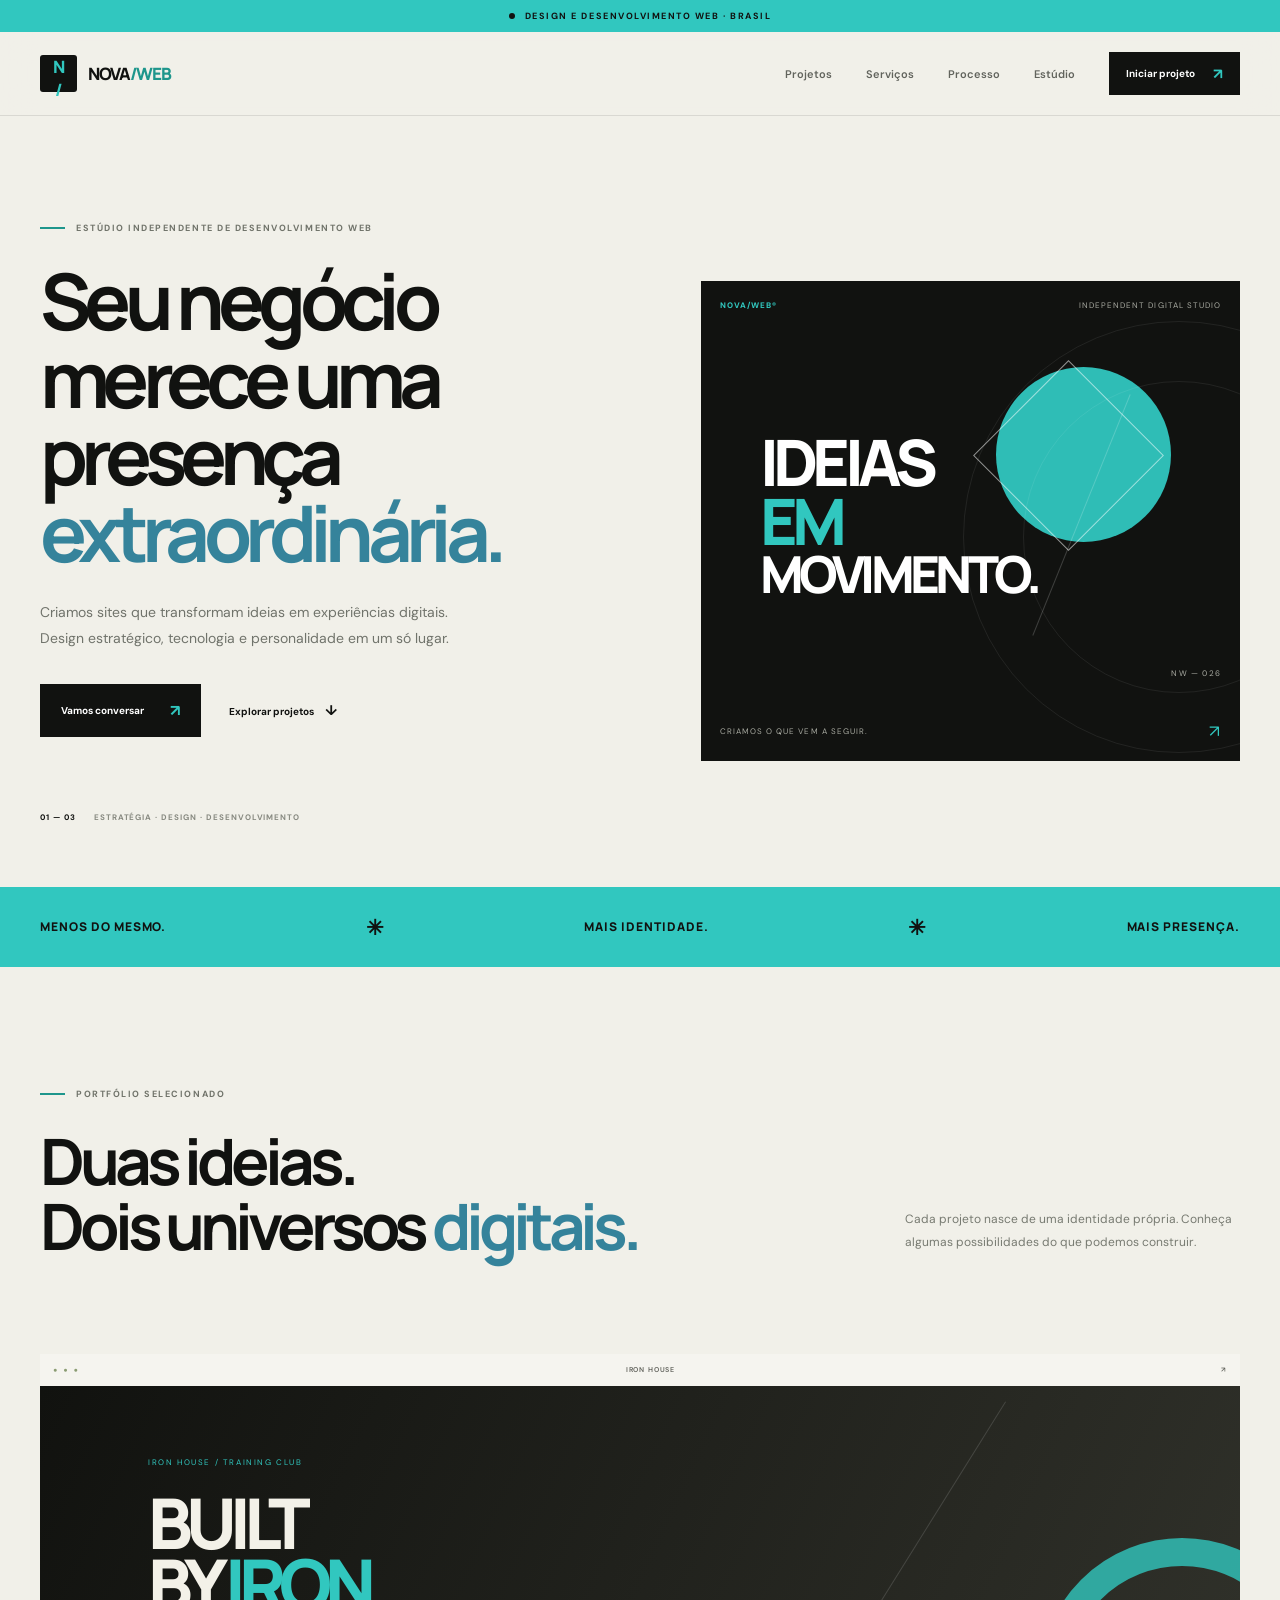
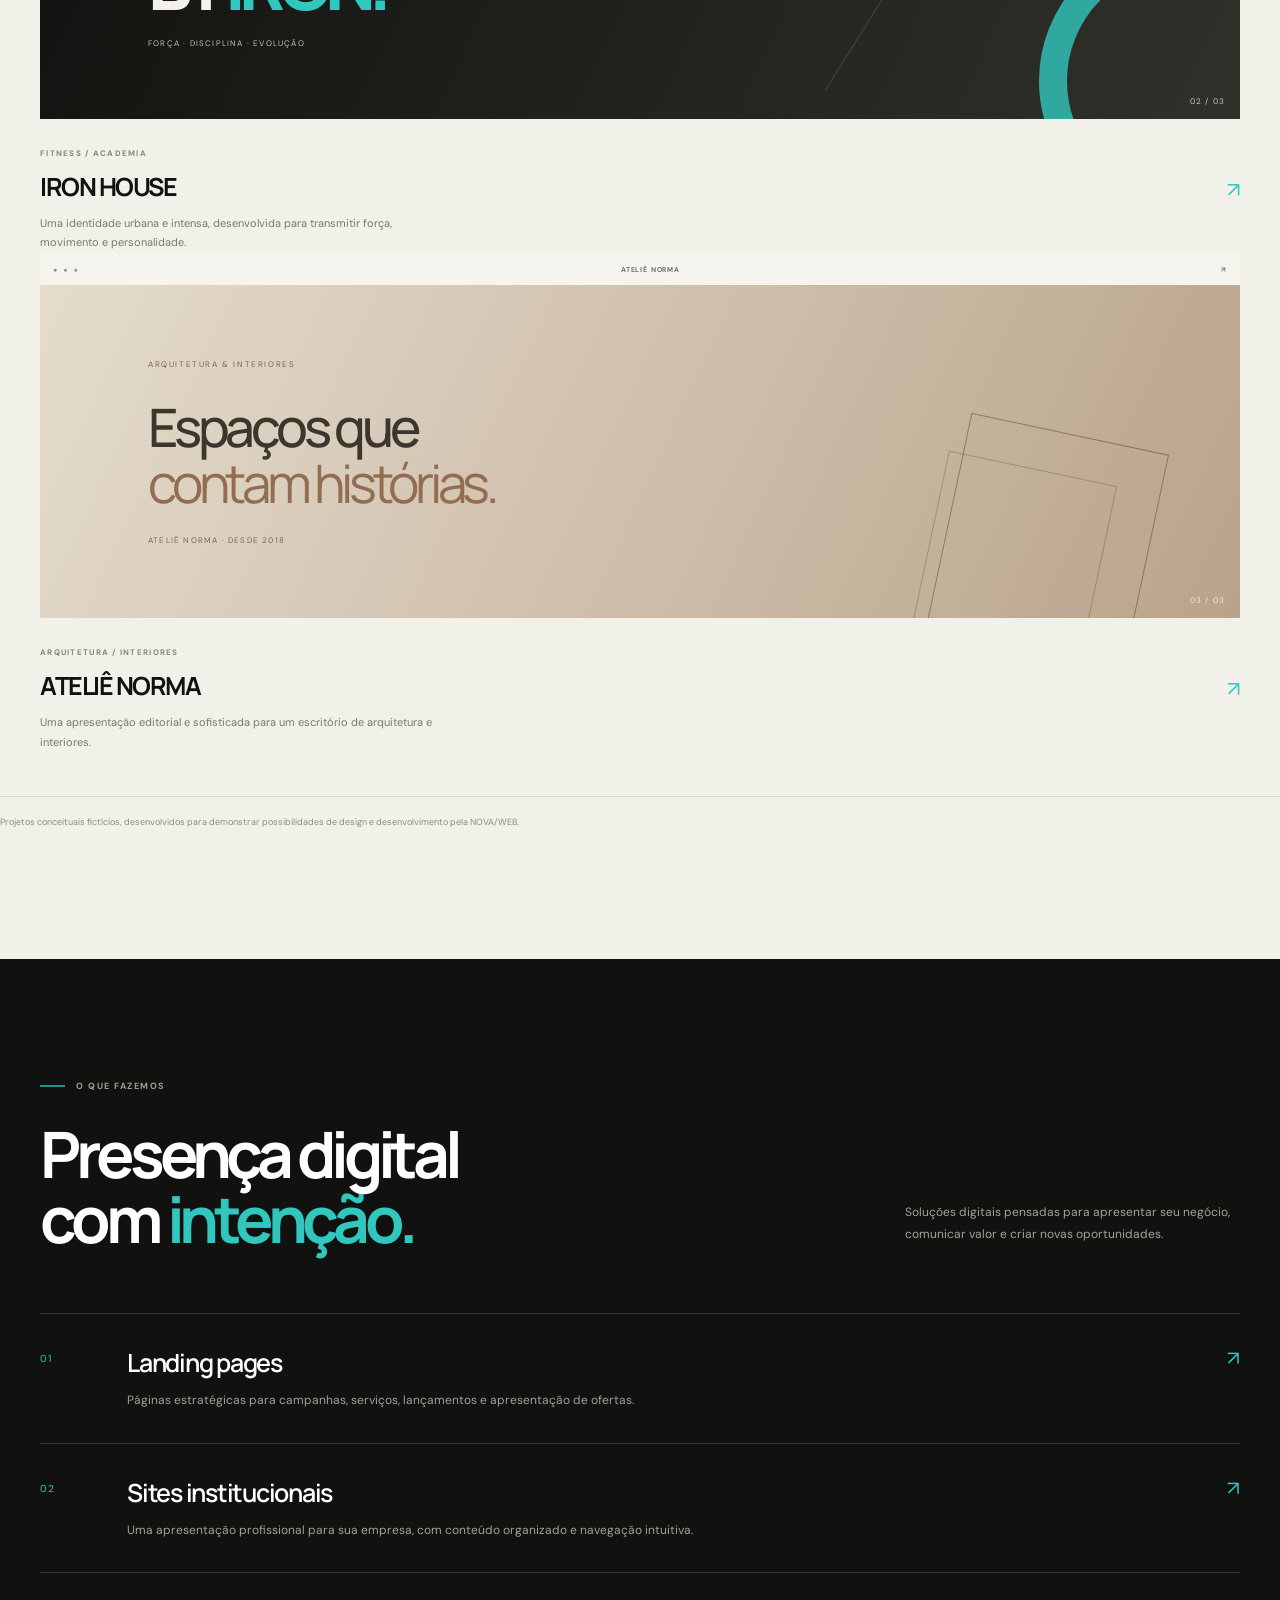
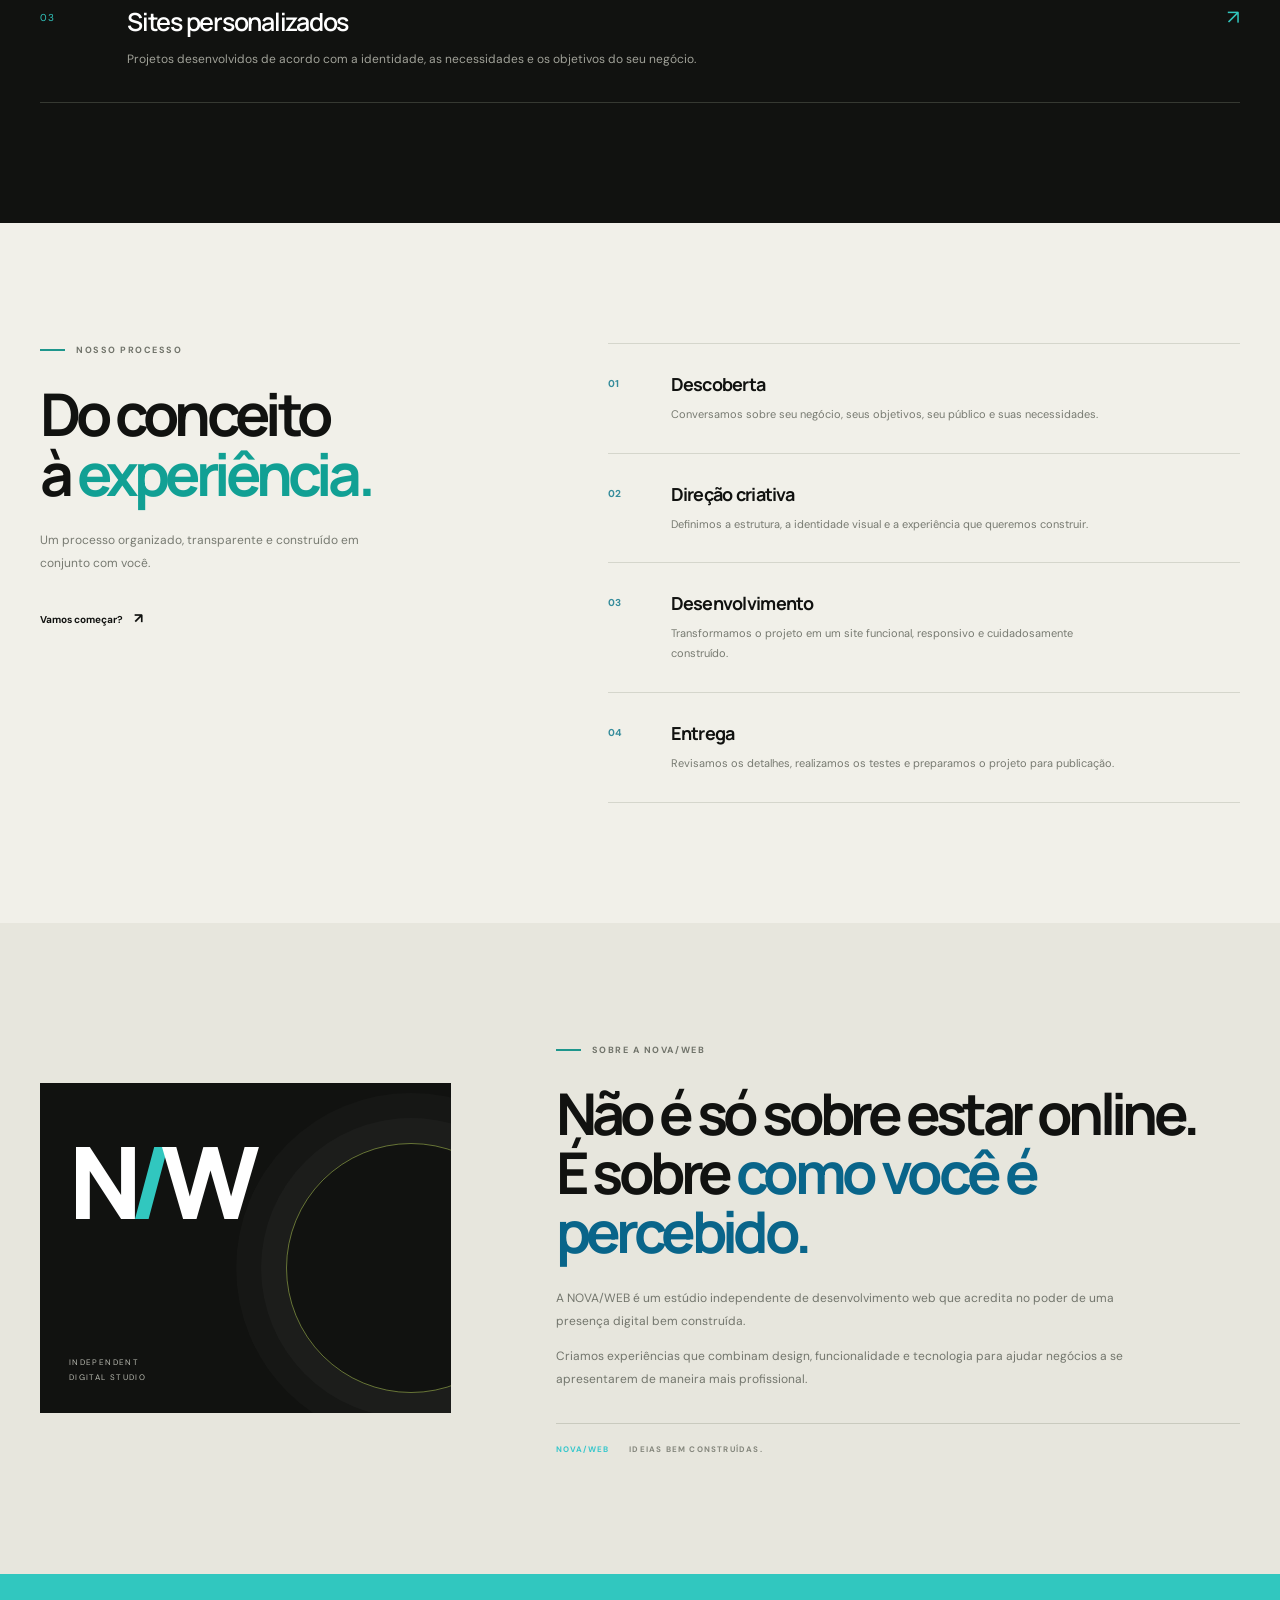
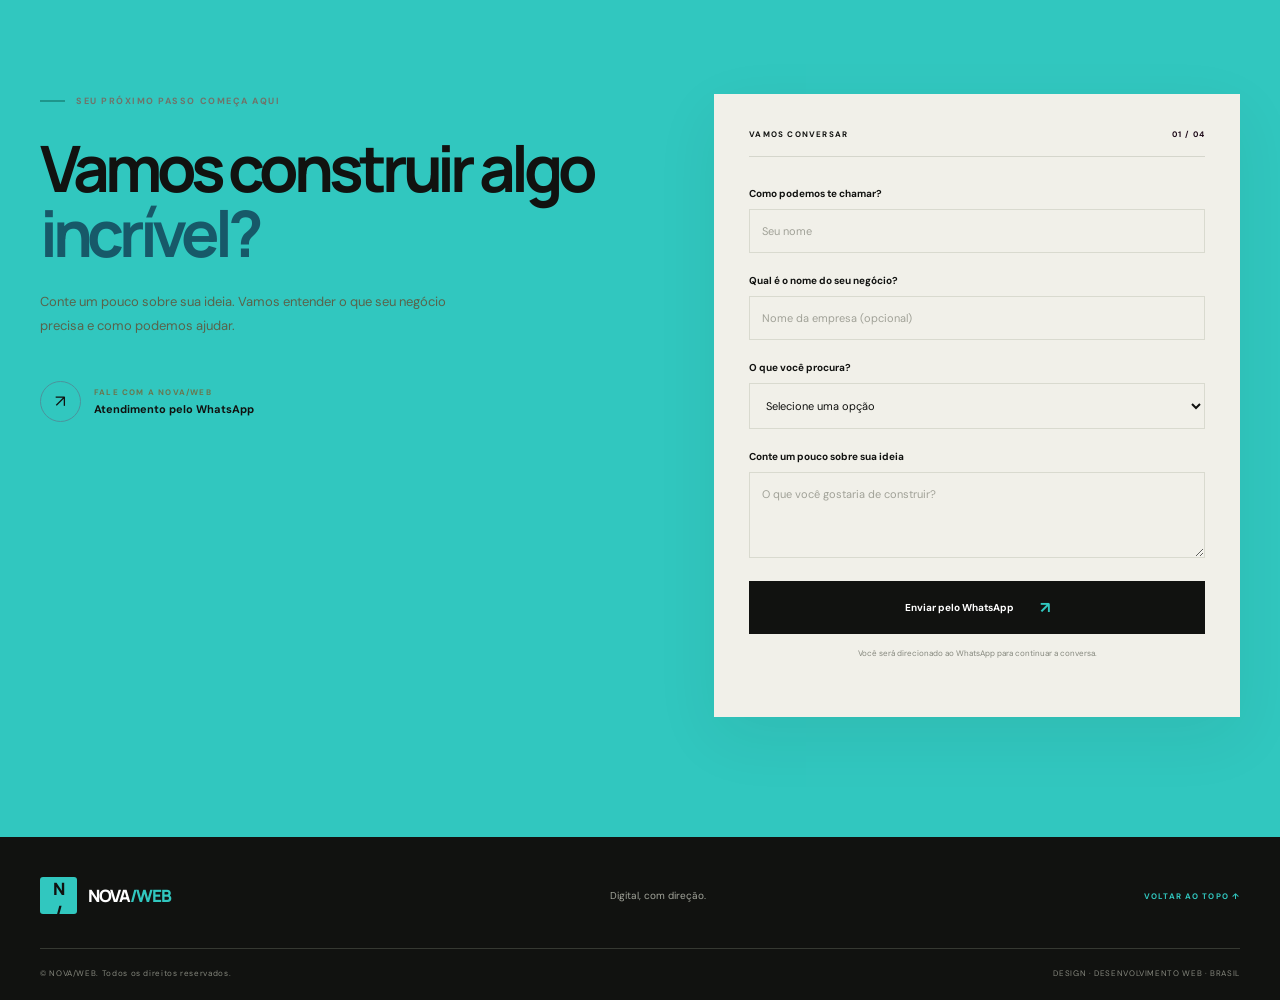
<file: index.html>
<!doctype html>
<html lang="pt-BR">
<head>
  <meta charset="utf-8">
  <meta name="viewport" content="width=device-width, initial-scale=1">

  <meta name="description" content="A NOVA/WEB cria sites estratégicos, modernos e personalizados para negócios que querem construir uma presença digital forte.">

  <meta name="theme-color" content="#111111">

  <title>NOVA/WEB — Digital, com direção.</title>

  <link rel="preconnect" href="https://fonts.googleapis.com">
  <link rel="preconnect" href="https://fonts.gstatic.com" crossorigin>

  <link href="https://fonts.googleapis.com/css2?family=DM+Sans:wght@400;500;600;700&family=Manrope:wght@400;500;600;700;800&display=swap" rel="stylesheet">

  <link rel="stylesheet" href="styles.css">
  <script src="script.js" defer></script>
</head>

<body>

  <div class="announcement">
    <span class="announcement-dot"></span>
    DESIGN E DESENVOLVIMENTO WEB · BRASIL
  </div>

  <header class="site-header" id="topo">
    <div class="container nav-wrap">

      <a class="brand" href="#topo" aria-label="NOVA WEB - início">
        <span class="brand-mark">N<span>/</span></span>
        <span class="brand-name">NOVA<span>/WEB</span></span>
      </a>

      <button class="menu-toggle" aria-label="Abrir menu" aria-expanded="false" aria-controls="main-nav">
        <span></span>
        <span></span>
      </button>

      <nav class="main-nav" id="main-nav" aria-label="Navegação principal">
        <a href="#projetos">Projetos</a>
        <a href="#servicos">Serviços</a>
        <a href="#processo">Processo</a>
        <a href="#sobre">Estúdio</a>
        <a class="nav-cta" href="#contato">Iniciar projeto <span>↗</span></a>
      </nav>

    </div>
  </header>

  <main>

    <!-- HERO -->

    <section class="hero section-pad">
      <div class="container hero-grid">

        <div class="hero-copy reveal">

          <p class="eyebrow">
            <span class="eyebrow-line"></span>
            ESTÚDIO INDEPENDENTE DE DESENVOLVIMENTO WEB
          </p>

          <h1>
            Seu negócio merece uma presença <em>extraordinária.</em>
          </h1>

          <p class="hero-text">
            Criamos sites que transformam ideias em experiências digitais.
            Design estratégico, tecnologia e personalidade em um só lugar.
          </p>

          <div class="hero-actions">
            <a class="button button-primary" href="#contato">
              Vamos conversar <span>↗</span>
            </a>

            <a class="text-link" href="#projetos">
              Explorar projetos <span>↓</span>
            </a>
          </div>

          <div class="hero-caption">
            <span class="caption-number">01 — 03</span>
            <span>ESTRATÉGIA · DESIGN · DESENVOLVIMENTO</span>
          </div>

        </div>

        <div class="hero-visual reveal">

          <div class="hero-visual-top">
            <span>NOVA/WEB®</span>
            <span>INDEPENDENT DIGITAL STUDIO</span>
          </div>

          <div class="hero-art">
            <div class="art-circle"></div>
            <div class="art-square"></div>
            <div class="art-line"></div>

            <span class="art-word art-word-one">IDEIAS</span>
            <span class="art-word art-word-two">EM</span>
            <span class="art-word art-word-three">MOVIMENTO.</span>

            <span class="art-index">NW — 026</span>
          </div>

          <div class="hero-visual-bottom">
            <span>CRIAMOS O QUE VEM A SEGUIR.</span>
            <span>↗</span>
          </div>

        </div>

      </div>
    </section>

    <!-- FAIXA -->

    <section class="marquee-section">
      <div class="container marquee-inner">
        <span>MENOS DO MESMO.</span>
        <span class="marquee-star">✳</span>
        <span>MAIS IDENTIDADE.</span>
        <span class="marquee-star">✳</span>
        <span>MAIS PRESENÇA.</span>
      </div>
    </section>

    <!-- PROJETOS -->

    <section class="projects section-pad" id="projetos">
      <div class="container">

        <div class="section-heading reveal">
          <div>
            <p class="eyebrow">
              <span class="eyebrow-line"></span>
              PORTFÓLIO SELECIONADO
            </p>

            <h2> Duas ideias.<br>Dois universos <em>digitais.</em></h2>
          </div>

          <p class="section-intro">
            Cada projeto nasce de uma identidade própria.
            Conheça algumas possibilidades do que podemos construir.
          </p>
        </div>

     

          <article class="project-card project-iron reveal">

            <a class="project-image image-iron"
               href="projetos/academia/index.html"
               target="_blank"
               rel="noopener"
               aria-label="Conhecer projeto IRON HOUSE">

              <div class="browser-bar">
                <span>● ● ●</span>
                <span>IRON HOUSE</span>
                <span>↗</span>
              </div>

              <div class="iron-preview">
                <small>IRON HOUSE / TRAINING CLUB</small>
                <strong>BUILT<br>BY <i>IRON.</i></strong>
                <span>FORÇA · DISCIPLINA · EVOLUÇÃO</span>
              </div>

              <span class="image-label">02 / 03</span>
            </a>

            <div class="project-meta">
              <div>
                <span class="project-type">FITNESS / ACADEMIA</span>
                <h3>IRON HOUSE</h3>
              </div>
              <span class="project-arrow">↗</span>
            </div>

            <p class="project-description">
              Uma identidade urbana e intensa, desenvolvida para
              transmitir força, movimento e personalidade.
            </p>

          </article>

          <article class="project-card project-norma reveal">

            <a class="project-image image-norma"
               href="projetos/arquitetura/index.html"
               target="_blank"
               rel="noopener"
               aria-label="Conhecer projeto ATELIÊ NORMA">

              <div class="browser-bar">
                <span>● ● ●</span>
                <span>ATELIÊ NORMA</span>
                <span>↗</span>
              </div>

              <div class="norma-preview">
                <small>ARQUITETURA & INTERIORES</small>
                <strong>Espaços que<br><i>contam histórias.</i></strong>
                <span>ATELIÊ NORMA · DESDE 2018</span>
              </div>

              <span class="image-label">03 / 03</span>
            </a>

            <div class="project-meta">
              <div>
                <span class="project-type">ARQUITETURA / INTERIORES</span>
                <h3>ATELIÊ NORMA</h3>
              </div>
              <span class="project-arrow">↗</span>
            </div>

            <p class="project-description">
              Uma apresentação editorial e sofisticada para um
              escritório de arquitetura e interiores.
            </p>

          </article>

        </div>

        <p class="demo-disclaimer">
          Projetos conceituais fictícios, desenvolvidos para demonstrar
          possibilidades de design e desenvolvimento pela NOVA/WEB.
        </p>

      </div>
    </section>

    <!-- SERVIÇOS -->

    <section class="services section-pad" id="servicos">
      <div class="container">

        <div class="section-heading section-heading-light reveal">
          <div>
            <p class="eyebrow">
              <span class="eyebrow-line"></span>
              O QUE FAZEMOS
            </p>

            <h2>Presença digital<br>com <em>intenção.</em></h2>
          </div>

          <p class="section-intro">
            Soluções digitais pensadas para apresentar seu negócio,
            comunicar valor e criar novas oportunidades.
          </p>
        </div>

        <div class="service-list">

          <article class="service-item reveal">
            <span class="service-number">01</span>
            <div>
              <h3>Landing pages</h3>
              <p>
                Páginas estratégicas para campanhas, serviços,
                lançamentos e apresentação de ofertas.
              </p>
            </div>
            <span class="service-symbol">↗</span>
          </article>

          <article class="service-item reveal">
            <span class="service-number">02</span>
            <div>
              <h3>Sites institucionais</h3>
              <p>
                Uma apresentação profissional para sua empresa,
                com conteúdo organizado e navegação intuitiva.
              </p>
            </div>
            <span class="service-symbol">↗</span>
          </article>

          <article class="service-item reveal">
            <span class="service-number">03</span>
            <div>
              <h3>Sites personalizados</h3>
              <p>
                Projetos desenvolvidos de acordo com a identidade,
                as necessidades e os objetivos do seu negócio.
              </p>
            </div>
            <span class="service-symbol">↗</span>
          </article>

        </div>
      </div>
    </section>

    <!-- PROCESSO -->

    <section class="process section-pad" id="processo">
      <div class="container process-grid">

        <div class="process-heading reveal">
          <p class="eyebrow">
            <span class="eyebrow-line"></span>
            NOSSO PROCESSO
          </p>

          <h2>Do conceito<br>à <em>experiência.</em></h2>

          <p>
            Um processo organizado, transparente e construído
            em conjunto com você.
          </p>

          <a class="text-link" href="#contato">
            Vamos começar? <span>↗</span>
          </a>
        </div>

        <div class="steps">

          <article class="step reveal">
            <span>01</span>
            <div>
              <h3>Descoberta</h3>
              <p>
                Conversamos sobre seu negócio, seus objetivos,
                seu público e suas necessidades.
              </p>
            </div>
          </article>

          <article class="step reveal">
            <span>02</span>
            <div>
              <h3>Direção criativa</h3>
              <p>
                Definimos a estrutura, a identidade visual
                e a experiência que queremos construir.
              </p>
            </div>
          </article>

          <article class="step reveal">
            <span>03</span>
            <div>
              <h3>Desenvolvimento</h3>
              <p>
                Transformamos o projeto em um site funcional,
                responsivo e cuidadosamente construído.
              </p>
            </div>
          </article>

          <article class="step reveal">
            <span>04</span>
            <div>
              <h3>Entrega</h3>
              <p>
                Revisamos os detalhes, realizamos os testes
                e preparamos o projeto para publicação.
              </p>
            </div>
          </article>

        </div>
      </div>
    </section>

    <!-- SOBRE -->

    <section class="about section-pad" id="sobre">
      <div class="container about-grid">

        <div class="about-mark reveal">
          <span>N<span>/</span>W</span>
          <small>INDEPENDENT<br>DIGITAL STUDIO</small>
          <div class="about-mark-circle"></div>
        </div>

        <div class="about-copy reveal">

          <p class="eyebrow">
            <span class="eyebrow-line"></span>
            SOBRE A NOVA/WEB
          </p>

          <h2>
            Não é só sobre estar online. É sobre <em>como você é percebido.</em>
          </h2>

          <p>
            A NOVA/WEB é um estúdio independente de desenvolvimento web
            que acredita no poder de uma presença digital bem construída.
          </p>

          <p>
            Criamos experiências que combinam design, funcionalidade
            e tecnologia para ajudar negócios a se apresentarem
            de maneira mais profissional.
          </p>

          <div class="about-signature">
            <span>NOVA/WEB</span>
            <span>IDEIAS BEM CONSTRUÍDAS.</span>
          </div>

        </div>
      </div>
    </section>

    <!-- CONTATO -->

    <section class="contact section-pad" id="contato">
      <div class="container contact-grid">

        <div class="contact-copy reveal">

          <p class="eyebrow">
            <span class="eyebrow-line"></span>
            SEU PRÓXIMO PASSO COMEÇA AQUI
          </p>

          <h2>
            Vamos construir algo <em>incrível?</em>
          </h2>

          <p>
            Conte um pouco sobre sua ideia. Vamos entender
            o que seu negócio precisa e como podemos ajudar.
          </p>

          <div class="contact-direct">
            <span class="direct-icon">↗</span>
            <div>
              <small>FALE COM A NOVA/WEB</small>
              <strong>Atendimento pelo WhatsApp</strong>
            </div>
          </div>

        </div>

        <form class="contact-form reveal" id="contact-form">

          <div class="form-heading">
            <span>VAMOS CONVERSAR</span>
            <span>01 / 04</span>
          </div>

          <label for="name">Como podemos te chamar?</label>
          <input
            id="name"
            name="name"
            type="text"
            placeholder="Seu nome"
            required
          >

          <label for="business">Qual é o nome do seu negócio?</label>
          <input
            id="business"
            name="business"
            type="text"
            placeholder="Nome da empresa (opcional)"
          >

          <label for="service">O que você procura?</label>
          <select id="service" name="service" required>
            <option value="">Selecione uma opção</option>
            <option>Landing page</option>
            <option>Site institucional</option>
            <option>Site personalizado</option>
            <option>Ainda não sei, quero conversar</option>
          </select>

          <label for="message">Conte um pouco sobre sua ideia</label>
          <textarea
            id="message"
            name="message"
            rows="4"
            placeholder="O que você gostaria de construir?"
          ></textarea>

          <button class="button button-primary form-submit" type="submit">
            Enviar pelo WhatsApp <span>↗</span>
          </button>

          <small class="form-note">
            Você será direcionado ao WhatsApp para continuar a conversa.
          </small>

          <p class="form-feedback" id="form-feedback" role="status" aria-live="polite"></p>

        </form>
      </div>
    </section>

  </main>

  <!-- RODAPÉ -->

  <footer class="site-footer">

    <div class="container footer-top">

      <a class="brand brand-footer" href="#topo">
        <span class="brand-mark">N<span>/</span></span>
        <span class="brand-name">NOVA<span>/WEB</span></span>
      </a>

      <p>Digital, com direção.</p>

      <a class="back-top" href="#topo">
        VOLTAR AO TOPO ↑
      </a>

    </div>

    <div class="container footer-bottom">
      <span>© <span id="year"></span> NOVA/WEB. Todos os direitos reservados.</span>
      <span>DESIGN · DESENVOLVIMENTO WEB · BRASIL</span>
    </div>

  </footer>

</body>
</html>
</file>
<file: styles.css>
@import url('https://fonts.googleapis.com/css2?family=DM+Sans:wght@400;500;600;700&family=Manrope:wght@400;500;600;700;800&display=swap');

/* ========================================
   NOVA/WEB — VISUAL IDENTITY
======================================== */

:root {
    --black: #111210;
    --black-soft: #191b18;
    --black-card: #20221e;
    --paper: #f1f0e9;
    --paper-dark: #e7e6dd;
    --white: #ffffff;
    --muted: #888b82;
    --line: #d5d6cc;
    --line-dark: #363932;
    --accent: #31c7bf;
    --accent-dark: #1e968c;

    --font-head: 'Manrope', sans-serif;
    --font-body: 'DM Sans', sans-serif;

    --container: 1200px;
}

/* ========================================
   RESET
======================================== */

* {
    box-sizing: border-box;
}

html {
    scroll-behavior: smooth;
    scroll-padding-top: 90px;
}

body {
    margin: 0;
    background: var(--paper);
    color: var(--black);
    font-family: var(--font-body);
    -webkit-font-smoothing: antialiased;
}

body,
button,
input,
select,
textarea {
    font-family: var(--font-body);
}

a {
    color: inherit;
    text-decoration: none;
}

button,
input,
select,
textarea {
    font: inherit;
}

button,
a {
    -webkit-tap-highlight-color: transparent;
}

img {
    display: block;
    max-width: 100%;
}

h1,
h2,
h3,
p {
    margin-top: 0;
}

h1,
h2,
h3 {
    font-family: var(--font-head);
}

.container {
    width: min(var(--container), calc(100% - 64px));
    margin-inline: auto;
}

.section-pad {
    padding: 120px 0;
}

/* ========================================
   AVISO SUPERIOR
======================================== */

.announcement {
    min-height: 32px;
    background: var(--accent);
    color: var(--black);
    display: flex;
    align-items: center;
    justify-content: center;
    gap: 10px;
    padding: 7px 15px;
    font-size: 9px;
    font-weight: 700;
    letter-spacing: .17em;
    text-align: center;
}

.announcement-dot {
    width: 6px;
    height: 6px;
    border-radius: 50%;
    background: var(--black);
    flex-shrink: 0;
}

/* ========================================
   HEADER
======================================== */

.site-header {
    height: 84px;
    position: sticky;
    top: 0;
    z-index: 50;
    background: rgba(241, 240, 233, .94);
    border-bottom: 1px solid rgba(17, 18, 16, .10);
    backdrop-filter: blur(18px);
    -webkit-backdrop-filter: blur(18px);
}

.nav-wrap {
    height: 100%;
    display: flex;
    align-items: center;
    justify-content: space-between;
}

.brand {
    display: inline-flex;
    align-items: center;
    gap: 11px;
    font-family: var(--font-head);
    font-weight: 800;
    letter-spacing: -.07em;
}

.brand-mark {
    width: 37px;
    height: 37px;
    display: grid;
    place-items: center;
    background: var(--black);
    color: var(--accent);
    font-size: 17px;
    border-radius: 3px;
}

.brand-mark span,
.brand-name span {
    color: var(--accent-dark);
}

.brand-mark span {
    color: var(--accent);
}

.brand-name {
    font-size: 17px;
}

.main-nav {
    display: flex;
    align-items: center;
    gap: 34px;
}

.main-nav > a:not(.nav-cta) {
    font-size: 11px;
    font-weight: 600;
    color: #62645d;
    transition: color .2s;
}

.main-nav > a:not(.nav-cta):hover {
    color: var(--black);
}

.nav-cta {
    min-height: 43px;
    padding: 0 17px;
    display: inline-flex;
    align-items: center;
    justify-content: center;
    gap: 18px;
    background: var(--black);
    color: var(--white);
    font-size: 10px;
    font-weight: 700;
    transition: background .2s, color .2s;
}

.nav-cta:hover {
    background: var(--accent);
    color: var(--black);
}

.nav-cta span {
    color: var(--accent);
    font-size: 15px;
}

.nav-cta:hover span {
    color: var(--black);
}

.menu-toggle {
    display: none;
}

/* ========================================
   HERO
======================================== */

.hero {
    padding-top: 105px;
    padding-bottom: 65px;
    background: var(--paper);
    overflow: hidden;
}

.hero-grid {
    display: grid;
    grid-template-columns: 1.05fr .95fr;
    align-items: center;
    gap: 65px;
    min-height: 510px;
}

.eyebrow {
    display: flex;
    align-items: center;
    gap: 11px;
    margin: 0 0 27px;
    color: #70736a;
    font-size: 9px;
    font-weight: 700;
    letter-spacing: .17em;
    line-height: 1.6;
}

.eyebrow-line {
    width: 25px;
    height: 2px;
    background: var(--accent-dark);
    flex-shrink: 0;
}

h1 {
    max-width: 660px;
    margin-bottom: 27px;
    font-size: clamp(49px, 6.1vw, 82px);
    font-weight: 700;
    line-height: .99;
    letter-spacing: -.085em;
}

h1 em,
h2 em {
    color: #35839b;
    font-style: normal;
}

.hero-text {
    max-width: 440px;
    margin-bottom: 32px;
    color: #70736b;
    font-size: 14px;
    line-height: 1.9;
}

.hero-actions {
    display: flex;
    align-items: center;
    flex-wrap: wrap;
    gap: 28px;
}

.button {
    min-height: 53px;
    padding: 0 21px;
    display: inline-flex;
    align-items: center;
    justify-content: center;
    gap: 26px;
    border: 0;
    cursor: pointer;
    font-size: 10px;
    font-weight: 700;
    transition: transform .2s, background .2s, color .2s;
}

.button:hover {
    transform: translateY(-3px);
}

.button-primary {
    background: var(--black);
    color: var(--white);
}

.button-primary:hover {
    background: var(--accent);
    color: var(--black);
}

.button-primary span {
    color: var(--accent);
    font-size: 16px;
}

.button-primary:hover span {
    color: var(--black);
}

.text-link {
    font-size: 10px;
    font-weight: 700;
    transition: color .2s;
}

.text-link:hover {
    color: #35839b;
}

.text-link span {
    margin-left: 9px;
    font-size: 14px;
}

.hero-caption {
    display: flex;
    align-items: center;
    gap: 18px;
    margin-top: 75px;
    color: #878980;
    font-size: 8px;
    font-weight: 700;
    letter-spacing: .12em;
}

.caption-number {
    color: var(--black);
}

/* ========================================
   HERO ARTWORK
======================================== */

.hero-visual {
    min-height: 480px;
    padding: 19px;
    position: relative;
    display: flex;
    flex-direction: column;
    justify-content: space-between;
    overflow: hidden;
    background: var(--black);
    color: var(--white);
}

.hero-visual::before {
    content: "";
    position: absolute;
    width: 430px;
    height: 430px;
    border: 1px solid #ffffff13;
    border-radius: 50%;
    right: -155px;
    top: 40px;
}

.hero-visual::after {
    content: "";
    position: absolute;
    width: 310px;
    height: 310px;
    border: 1px solid #ffffff13;
    border-radius: 50%;
    right: -95px;
    top: 100px;
}

.hero-visual-top,
.hero-visual-bottom {
    position: relative;
    z-index: 4;
    display: flex;
    justify-content: space-between;
    align-items: center;
    gap: 12px;
    color: #a8aaa1;
    font-size: 8px;
    letter-spacing: .13em;
}

.hero-visual-top span:first-child {
    color: var(--accent);
    font-weight: 800;
}

.hero-visual-bottom span:last-child {
    color: var(--accent);
    font-size: 17px;
}

.hero-art {
    position: relative;
    min-height: 340px;
    display: flex;
    flex-direction: column;
    justify-content: center;
    padding: 15px 8%;
}

.art-circle {
    position: absolute;
    width: 175px;
    height: 175px;
    right: 10%;
    top: 22px;
    border-radius: 50%;
    background: var(--accent);
    opacity: .95;
}

.art-square {
    position: absolute;
    width: 135px;
    height: 135px;
    right: 17%;
    top: 43px;
    border: 1px solid #ffffff8a;
    transform: rotate(45deg);
}

.art-line {
    position: absolute;
    width: 1px;
    height: 260px;
    background: #ffffff30;
    left: 72%;
    top: 40px;
    transform: rotate(22deg);
}

.art-word {
    position: relative;
    z-index: 2;
    font-family: var(--font-head);
    font-size: clamp(40px, 5vw, 65px);
    font-weight: 800;
    line-height: .92;
    letter-spacing: -.09em;
}

.art-word-one {
    color: var(--white);
}

.art-word-two {
    color: var(--accent);
}

.art-word-three {
    color: var(--white);
    font-size: clamp(31px, 4vw, 51px);
}

.art-index {
    position: absolute;
    bottom: 7px;
    right: 0;
    color: #a8aaa1;
    font-size: 8px;
    letter-spacing: .15em;
}

/* ========================================
   MARQUEE
======================================== */

.marquee-section {
    background: var(--accent);
    color: var(--black);
    overflow: hidden;
}

.marquee-inner {
    min-height: 80px;
    display: flex;
    align-items: center;
    justify-content: space-between;
    gap: 20px;
    font-family: var(--font-head);
    font-size: 12px;
    font-weight: 800;
    letter-spacing: .08em;
}

.marquee-star {
    font-size: 21px;
}

/* ========================================
   TÍTULOS DAS SEÇÕES
======================================== */

.section-heading {
    display: flex;
    align-items: end;
    justify-content: space-between;
    gap: 50px;
    margin-bottom: 62px;
}

.section-heading h2,
.process-heading h2,
.about-copy h2,
.contact-copy h2 {
    margin: 0;
    font-size: clamp(42px, 5vw, 66px);
    font-weight: 700;
    line-height: 1.02;
    letter-spacing: -.08em;
}

.section-intro {
    max-width: 335px;
    margin: 0 0 5px;
    color: #777a71;
    font-size: 12px;
    line-height: 1.9;
}

/* ========================================
   PORTFÓLIO
======================================== */

.projects {
    background: var(--paper);
}

.project-grid {
    display: grid;
    grid-template-columns: repeat(2, minmax(0, 1fr));
    gap: 55px 30px;
    align-items: start;
}

.project-card {
    min-width: 0;
}

.project-card:nth-child(2) {
    margin-top: 95px;
}

.project-card:nth-child(3) {
    grid-column: 1 / 2;
}

.project-image {
    display: block;
    height: 365px;
    position: relative;
    overflow: hidden;
    transition: transform .35s;
}

.project-image:hover {
    transform: translateY(-5px);
}

.browser-bar {
    height: 32px;
    position: absolute;
    z-index: 5;
    top: 0;
    left: 0;
    right: 0;
    display: flex;
    align-items: center;
    justify-content: space-between;
    padding: 0 13px;
    background: #f5f4ef;
    color: #62635d;
    font-size: 7px;
    font-weight: 600;
    letter-spacing: .12em;
}

.browser-bar span:first-child {
    color: #8b9c73;
    letter-spacing: 2px;
}

.image-label {
    position: absolute;
    z-index: 5;
    right: 15px;
    bottom: 13px;
    color: #ffffffbd;
    font-size: 8px;
    letter-spacing: .15em;
}

/* CAFÉ AURORA */

.image-cafe {
    background: #765a43;
    color: #f8f0e4;
}

.cafe-preview {
    position: absolute;
    inset: 32px 0 0;
    padding: 55px 9%;
    display: flex;
    flex-direction: column;
    align-items: flex-start;
    justify-content: center;
    overflow: hidden;
    background:
        linear-gradient(110deg, rgba(60, 42, 31, .98), rgba(134, 99, 67, .85));
}

.cafe-preview::before {
    content: "";
    position: absolute;
    width: 230px;
    height: 230px;
    right: 7%;
    bottom: -90px;
    border: 1px solid #f0dfc65c;
    border-radius: 50%;
    box-shadow: 0 0 0 22px #ffffff08, 0 0 0 45px #ffffff06;
}

.cafe-preview::after {
    content: "";
    position: absolute;
    width: 155px;
    height: 190px;
    right: 15%;
    bottom: -20px;
    border-radius: 100px 100px 0 0;
    background: linear-gradient(145deg, #c7a47d, #78553b);
    opacity: .75;
}

.cafe-preview small,
.iron-preview small,
.norma-preview small {
    position: relative;
    z-index: 2;
    font-size: 8px;
    letter-spacing: .2em;
}

.cafe-preview strong {
    position: relative;
    z-index: 2;
    margin-top: 25px;
    font-family: var(--font-head);
    font-size: clamp(39px, 4.3vw, 55px);
    line-height: 1;
    letter-spacing: -.08em;
}

.cafe-preview > span,
.iron-preview > span,
.norma-preview > span {
    position: relative;
    z-index: 2;
    margin-top: 24px;
    font-size: 8px;
    letter-spacing: .15em;
}

/* IRON HOUSE */

.image-iron {
    background: #22231f;
    color: #f3f1e8;
}

.iron-preview {
    position: absolute;
    inset: 32px 0 0;
    padding: 45px 9%;
    display: flex;
    flex-direction: column;
    align-items: flex-start;
    justify-content: center;
    overflow: hidden;
    background:
        linear-gradient(115deg, #11120f 0%, #30312a 100%);
}

.iron-preview::before {
    content: "";
    position: absolute;
    width: 230px;
    height: 230px;
    right: -85px;
    bottom: -105px;
    border: 28px solid var(--accent);
    border-radius: 50%;
    opacity: .8;
}

.iron-preview::after {
    content: "";
    position: absolute;
    width: 1px;
    height: 340px;
    right: 27%;
    top: -10px;
    background: #ffffff24;
    transform: rotate(32deg);
}

.iron-preview small {
    color: var(--accent);
}

.iron-preview strong {
    position: relative;
    z-index: 2;
    margin-top: 25px;
    font-family: var(--font-head);
    font-size: clamp(48px, 5.5vw, 70px);
    font-weight: 800;
    line-height: .87;
    letter-spacing: -.1em;
}

.iron-preview strong i {
    color: var(--accent);
    font-style: normal;
}

.iron-preview > span {
    color: #c0c1b6;
}

/* ATELIÊ NORMA */

.image-norma {
    background: #c7b7a5;
    color: #3b362e;
}

.norma-preview {
    position: absolute;
    inset: 32px 0 0;
    padding: 45px 9%;
    display: flex;
    flex-direction: column;
    align-items: flex-start;
    justify-content: center;
    overflow: hidden;
    background: linear-gradient(115deg, #e5dccc, #b9a38c);
}

.norma-preview::before {
    content: "";
    position: absolute;
    width: 200px;
    height: 260px;
    right: 8%;
    bottom: -75px;
    border: 1px solid #51443780;
    transform: rotate(12deg);
}

.norma-preview::after {
    content: "";
    position: absolute;
    width: 170px;
    height: 220px;
    right: 12%;
    bottom: -70px;
    border: 1px solid #51443750;
    transform: rotate(12deg);
}

.norma-preview small {
    color: #756656;
}

.norma-preview strong {
    position: relative;
    z-index: 2;
    margin-top: 30px;
    font-family: var(--font-head);
    font-size: clamp(35px, 4.3vw, 53px);
    font-weight: 500;
    line-height: 1.06;
    letter-spacing: -.08em;
}

.norma-preview strong i {
    color: #936d52;
    font-weight: 400;
    font-style: normal;
}

.norma-preview > span {
    color: #756656;
}

/* INFORMAÇÕES DOS PROJETOS */

.project-meta {
    display: flex;
    align-items: end;
    justify-content: space-between;
    gap: 15px;
    margin-top: 21px;
}

.project-type {
    color: #85877d;
    font-size: 8px;
    font-weight: 700;
    letter-spacing: .16em;
}

.project-meta h3 {
    margin: 8px 0 0;
    font-size: 25px;
    font-weight: 700;
    letter-spacing: -.06em;
}

.project-arrow {
    color: #31c9ce;
    font-size: 21px;
    transition: transform .2s;
}

.project-card:hover .project-arrow {
    transform: translate(3px, -3px);
}

.project-description {
    max-width: 400px;
    margin: 10px 0 0;
    color: #777a71;
    font-size: 11px;
    line-height: 1.8;
}

.demo-disclaimer {
    margin-top: 43px;
    padding-top: 18px;
    border-top: 1px solid var(--line);
    color: #8a8c83;
    font-size: 9px;
    line-height: 1.7;
}

/* ========================================
   SERVIÇOS
======================================== */

.services {
    background: var(--black);
    color: var(--white);
}

.section-heading-light .eyebrow {
    color: #9c9f94;
}

.section-heading-light h2 em {
    color: var(--accent);
}

.section-heading-light .section-intro {
    color: #a1a39a;
}

.service-list {
    border-top: 1px solid var(--line-dark);
}

.service-item {
    display: grid;
    grid-template-columns: 65px 1fr 35px;
    align-items: start;
    gap: 22px;
    padding: 31px 0;
    border-bottom: 1px solid var(--line-dark);
    transition: padding .25s;
}

.service-item:hover {
    padding-left: 10px;
}

.service-number {
    padding-top: 7px;
    color: var(--accent);
    font-size: 10px;
    letter-spacing: .1em;
}

.service-item h3 {
    margin: 0 0 10px;
    font-size: 25px;
    font-weight: 600;
    letter-spacing: -.05em;
}

.service-item p {
    max-width: 570px;
    margin: 0;
    color: #a0a198;
    font-size: 12px;
    line-height: 1.8;
}

.service-symbol {
    color: var(--accent);
    font-size: 20px;
    text-align: right;
}

/* ========================================
   PROCESSO
======================================== */

.process {
    background: var(--paper);
}

.process-grid {
    display: grid;
    grid-template-columns: .85fr 1.15fr;
    gap: 100px;
}

.process-heading h2 {
    font-size: clamp(42px, 4.6vw, 59px);
}

.process-heading h2 em {
    color: #11a094;
}

.process-heading > p:not(.eyebrow) {
    max-width: 340px;
    margin: 25px 0;
    color: #777a71;
    font-size: 12px;
    line-height: 1.9;
}

.process-heading .text-link {
    display: inline-block;
    margin-top: 9px;
}

.steps {
    border-top: 1px solid var(--line);
}

.step {
    display: grid;
    grid-template-columns: 45px 1fr;
    gap: 18px;
    padding: 28px 0;
    border-bottom: 1px solid var(--line);
}

.step > span {
    padding-top: 5px;
    color: #358c9b;
    font-size: 10px;
    font-weight: 700;
}

.step h3 {
    margin: 0 0 9px;
    font-size: 18px;
    letter-spacing: -.04em;
}

.step p {
    max-width: 450px;
    margin: 0;
    color: #777a71;
    font-size: 11px;
    line-height: 1.8;
}

/* ========================================
   SOBRE
======================================== */

.about {
    background: var(--paper-dark);
}

.about-grid {
    display: grid;
    grid-template-columns: .75fr 1.25fr;
    align-items: center;
    gap: 105px;
}

.about-mark {
    min-height: 330px;
    position: relative;
    display: flex;
    flex-direction: column;
    justify-content: space-between;
    overflow: hidden;
    padding: 29px;
    background: var(--black);
    color: var(--white);
}

.about-mark > span {
    position: relative;
    z-index: 2;
    font-family: var(--font-head);
    font-size: 100px;
    font-weight: 800;
    letter-spacing: -.13em;
}

.about-mark > span span {
    color: var(--accent);
}

.about-mark small {
    position: relative;
    z-index: 2;
    color: #b7b9af;
    font-size: 8px;
    letter-spacing: .17em;
    line-height: 1.8;
}

.about-mark-circle {
    position: absolute;
    width: 250px;
    height: 250px;
    right: -85px;
    bottom: 20px;
    border: 1px solid #d6f36a70;
    border-radius: 50%;
    box-shadow: 0 0 0 25px #ffffff07, 0 0 0 50px #ffffff05;
}

.about-copy h2 {
    max-width: 670px;
    margin-bottom: 27px;
    font-size: clamp(39px, 4.5vw, 58px);
}

.about-copy h2 em {
    color: #09658a;
}

.about-copy > p:not(.eyebrow) {
    max-width: 590px;
    color: #73766d;
    font-size: 12px;
    line-height: 1.9;
}

.about-signature {
    display: flex;
    align-items: center;
    gap: 20px;
    margin-top: 32px;
    padding-top: 20px;
    border-top: 1px solid #c9cabe;
    font-size: 8px;
    font-weight: 700;
    letter-spacing: .15em;
}

.about-signature span:first-child {
    color: #37c7cc;
}

.about-signature span:last-child {
    color: #85877d;
}

/* ========================================
   CONTATO
======================================== */

.contact {
    background: var(--accent);
}

.contact-grid {
    display: grid;
    grid-template-columns: 1fr .9fr;
    align-items: start;
    gap: 90px;
}

.contact-copy h2 {
    max-width: 560px;
    font-size: clamp(43px, 5vw, 65px);
}

.contact-copy h2 em {
    color: #175969;
}

.contact-copy > p:not(.eyebrow) {
    max-width: 410px;
    margin-top: 24px;
    color: #59634b;
    font-size: 13px;
    line-height: 1.9;
}

.contact-direct {
    display: flex;
    align-items: center;
    gap: 13px;
    margin-top: 42px;
}

.direct-icon {
    width: 41px;
    height: 41px;
    display: grid;
    place-items: center;
    border: 1px solid #4c939c;
    border-radius: 50%;
    font-size: 17px;
}

.contact-direct div {
    display: grid;
    gap: 5px;
}

.contact-direct small {
    color: #69764f;
    font-size: 8px;
    font-weight: 700;
    letter-spacing: .15em;
}

.contact-direct strong {
    font-size: 11px;
}

/* ========================================
   FORMULÁRIO
======================================== */

.contact-form {
    display: flex;
    flex-direction: column;
    padding: 35px;
    background: var(--paper);
    box-shadow: 0 20px 60px #20251a12;
}

.form-heading {
    display: flex;
    justify-content: space-between;
    margin-bottom: 30px;
    padding-bottom: 17px;
    border-bottom: 1px solid var(--line);
    font-size: 8px;
    font-weight: 700;
    letter-spacing: .15em;
}

.form-heading span:last-child {
    color: #1d0918;
}

.contact-form label {
    margin: 0 0 9px;
    font-size: 10px;
    font-weight: 700;
}

.contact-form input,
.contact-form select,
.contact-form textarea {
    width: 100%;
    margin-bottom: 21px;
    padding: 14px 12px;
    border: 1px solid #d9dacf;
    border-radius: 0;
    outline: none;
    background: transparent;
    color: var(--black);
    font-size: 11px;
    transition: border-color .2s;
}

.contact-form input:focus,
.contact-form select:focus,
.contact-form textarea:focus {
    border-color: #2f92cc;
}

.contact-form input::placeholder,
.contact-form textarea::placeholder {
    color: #a0a197;
}

.contact-form textarea {
    resize: vertical;
}

.form-submit {
    width: 100%;
    margin-top: 2px;
}

.form-note {
    margin-top: 13px;
    color: #85877d;
    font-size: 8px;
    line-height: 1.7;
    text-align: center;
}

.form-feedback {
    min-height: 14px;
    margin: 8px 0 0;
    color: #187686;
    font-size: 10px;
}

/* ========================================
   FOOTER
======================================== */

.site-footer {
    padding: 40px 0 22px;
    background: var(--black);
    color: var(--white);
}

.footer-top {
    display: flex;
    align-items: center;
    justify-content: space-between;
    gap: 20px;
    padding-bottom: 34px;
    border-bottom: 1px solid var(--line-dark);
}

.brand-footer .brand-mark {
    background: var(--accent);
    color: var(--black);
}

.brand-footer .brand-mark span {
    color: var(--black);
}

.brand-footer .brand-name {
    color: var(--white);
}

.brand-footer .brand-name span {
    color: var(--accent);
}

.footer-top > p {
    margin: 0;
    color: #a3a59b;
    font-size: 10px;
}

.back-top {
    color: var(--accent);
    font-size: 8px;
    font-weight: 700;
    letter-spacing: .14em;
}

.footer-bottom {
    display: flex;
    justify-content: space-between;
    gap: 15px;
    padding-top: 19px;
    color: #85877d;
    font-size: 8px;
    letter-spacing: .08em;
}

/* ========================================
   ANIMAÇÕES
======================================== */

.reveal {
    opacity: 0;
    transform: translateY(22px);
    transition: opacity .7s ease, transform .7s ease;
}

.reveal.is-visible {
    opacity: 1;
    transform: translateY(0);
}

/* ========================================
   TABLETS
======================================== */

@media (max-width: 950px) {
    .main-nav {
        gap: 19px;
    }

    .hero-grid {
        gap: 35px;
    }

    .hero-visual {
        min-height: 430px;
    }

    .process-grid,
    .about-grid,
    .contact-grid {
        gap: 55px;
    }

    .section-pad {
        padding: 95px 0;
    }
}

/* ========================================
   MOBILE
======================================== */

@media (max-width: 700px) {

    .container {
        width: calc(100% - 38px);
    }

    .section-pad {
        padding: 78px 0;
    }

    .announcement {
        min-height: 34px;
        font-size: 7px;
        letter-spacing: .09em;
    }

    .site-header {
        height: 70px;
    }

    .brand-mark {
        width: 34px;
        height: 34px;
    }

    .brand-name {
        font-size: 16px;
    }

    .menu-toggle {
        width: 42px;
        height: 42px;
        display: flex;
        flex-direction: column;
        align-items: center;
        justify-content: center;
        gap: 6px;
        border: 1px solid #d0d1c7;
        background: transparent;
        cursor: pointer;
    }

    .menu-toggle span {
        width: 18px;
        height: 1px;
        background: var(--black);
        transition: transform .2s;
    }

    .menu-toggle[aria-expanded="true"] span:first-child {
        transform: translateY(3.5px) rotate(45deg);
    }

    .menu-toggle[aria-expanded="true"] span:last-child {
        transform: translateY(-3.5px) rotate(-45deg);
    }

    .main-nav {
        display: none;
        position: absolute;
        top: 69px;
        left: 0;
        right: 0;
        padding: 17px 20px 23px;
        flex-direction: column;
        align-items: stretch;
        gap: 0;
        background: var(--paper);
        border-bottom: 1px solid var(--line);
    }

    .main-nav.open {
        display: flex;
    }

    .main-nav > a:not(.nav-cta) {
        padding: 15px 0;
        border-bottom: 1px solid var(--line);
        font-size: 12px;
    }

    .nav-cta {
        margin-top: 16px;
        min-height: 46px;
    }

    /* HERO MOBILE */

    .hero {
        padding-top: 72px;
        padding-bottom: 55px;
    }

    .hero-grid {
        grid-template-columns: 1fr;
        gap: 45px;
        min-height: auto;
    }

    .eyebrow {
        margin-bottom: 22px;
        font-size: 8px;
        letter-spacing: .13em;
    }

    h1 {
        max-width: 520px;
        font-size: clamp(47px, 12vw, 66px);
        line-height: 1;
    }

    .hero-text {
        font-size: 12px;
    }

    .hero-actions {
        gap: 20px;
    }

    .button {
        min-height: 49px;
        padding: 0 16px;
        gap: 17px;
        font-size: 9px;
    }

    .hero-caption {
        margin-top: 39px;
        flex-wrap: wrap;
        gap: 10px;
        font-size: 7px;
    }

    .hero-visual {
        min-height: 380px;
        padding: 15px;
    }

    .hero-art {
        min-height: 280px;
    }

    .art-circle {
        width: 130px;
        height: 130px;
        right: 7%;
        top: 22px;
    }

    .art-square {
        width: 100px;
        height: 100px;
        right: 14%;
        top: 37px;
    }

    .art-word {
        font-size: clamp(43px, 12vw, 62px);
    }

    .art-word-three {
        font-size: clamp(31px, 8vw, 45px);
    }

    .hero-visual-top,
    .hero-visual-bottom {
        font-size: 7px;
    }

    /* FAIXA MOBILE */

    .marquee-inner {
        min-height: 70px;
        justify-content: center;
        flex-wrap: wrap;
        gap: 10px 14px;
        font-size: 8px;
    }

    .marquee-star {
        font-size: 13px;
    }

    /* TÍTULOS MOBILE */

    .section-heading {
        display: block;
        margin-bottom: 38px;
    }

    .section-heading h2,
    .process-heading h2 {
        font-size: clamp(39px, 10vw, 53px);
    }

    .section-intro {
        margin-top: 22px;
        font-size: 11px;
    }

    /* PROJETOS MOBILE */

    .project-grid {
        grid-template-columns: 1fr;
        gap: 39px;
    }

    .project-card:nth-child(2) {
        margin-top: 0;
    }

    .project-card:nth-child(3) {
        grid-column: auto;
    }

    .project-image {
        height: 305px;
    }

    .cafe-preview {
        padding: 40px 8%;
    }

    .cafe-preview strong {
        font-size: 43px;
    }

    .iron-preview strong {
        font-size: 58px;
    }

    .norma-preview strong {
        font-size: 39px;
    }

    .project-meta h3 {
        font-size: 22px;
    }

    .demo-disclaimer {
        margin-top: 30px;
    }

    /* SERVIÇOS MOBILE */

    .service-item {
        grid-template-columns: 30px 1fr 20px;
        gap: 12px;
        padding: 25px 0;
    }

    .service-item h3 {
        font-size: 20px;
    }

    .service-item p {
        font-size: 10px;
    }

    /* PROCESSO MOBILE */

    .process-grid,
    .about-grid,
    .contact-grid {
        grid-template-columns: 1fr;
        gap: 40px;
    }

    .process-heading > p:not(.eyebrow) {
        font-size: 11px;
    }

    .step {
        grid-template-columns: 35px 1fr;
        gap: 12px;
        padding: 23px 0;
    }

    .step h3 {
        font-size: 16px;
    }

    .step p {
        font-size: 10px;
    }

    /* SOBRE MOBILE */

    .about-mark {
        min-height: 230px;
        max-width: 100%;
    }

    .about-mark > span {
        font-size: 78px;
    }

    .about-copy h2 {
        font-size: clamp(38px, 10vw, 49px);
    }

    .about-copy > p:not(.eyebrow) {
        font-size: 11px;
    }

    /* CONTATO MOBILE */

    .contact-copy h2 {
        font-size: clamp(42px, 11vw, 55px);
    }

    .contact-copy > p:not(.eyebrow) {
        font-size: 11px;
    }

    .contact-form {
        padding: 25px 19px;
    }

    /* FOOTER MOBILE */

    .footer-top {
        flex-wrap: wrap;
        gap: 20px;
    }

    .footer-top > p {
        order: 3;
        width: 100%;
    }

    .footer-bottom {
        flex-direction: column;
        font-size: 7px;
    }
}

/* ========================================
   TELAS MUITO PEQUENAS
======================================== */

@media (max-width: 380px) {

    .container {
        width: calc(100% - 30px);
    }

    h1 {
        font-size: 45px;
    }

    .hero-actions {
        align-items: flex-start;
        flex-direction: column;
    }

    .hero-visual {
        min-height: 340px;
    }

    .art-word {
        font-size: 40px;
    }

    .art-word-three {
        font-size: 29px;
    }

    .project-image {
        height: 275px;
    }

    .cafe-preview strong {
        font-size: 36px;
    }

    .iron-preview strong {
        font-size: 49px;
    }

    .norma-preview strong {
        font-size: 33px;
    }
}

/* ========================================
   ACESSIBILIDADE
======================================== */

@media (prefers-reduced-motion: reduce) {

    html {
        scroll-behavior: auto;
    }

    *,
    *::before,
    *::after {
        scroll-behavior: auto !important;
        transition-duration: .01ms !important;
        animation-duration: .01ms !important;
    }

    .reveal {
        opacity: 1;
        transform: none;
    }
}
</file>
